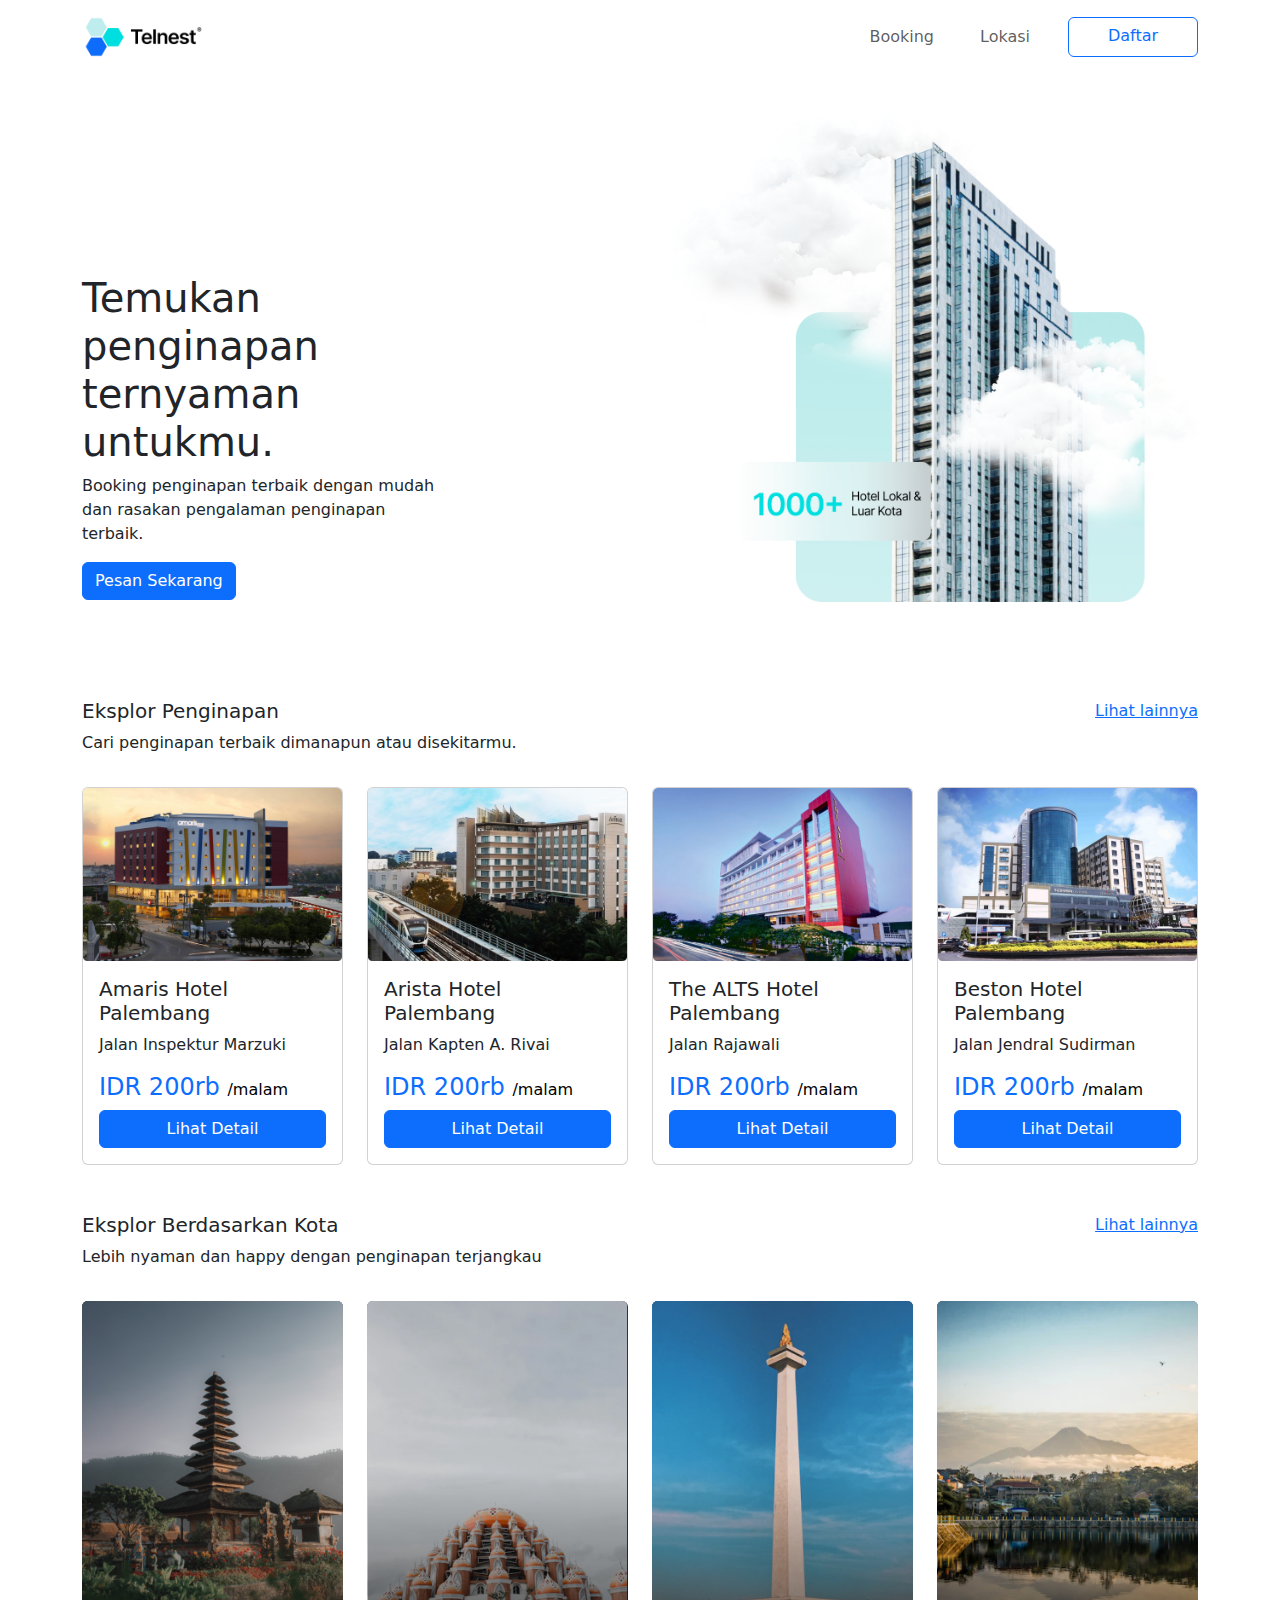
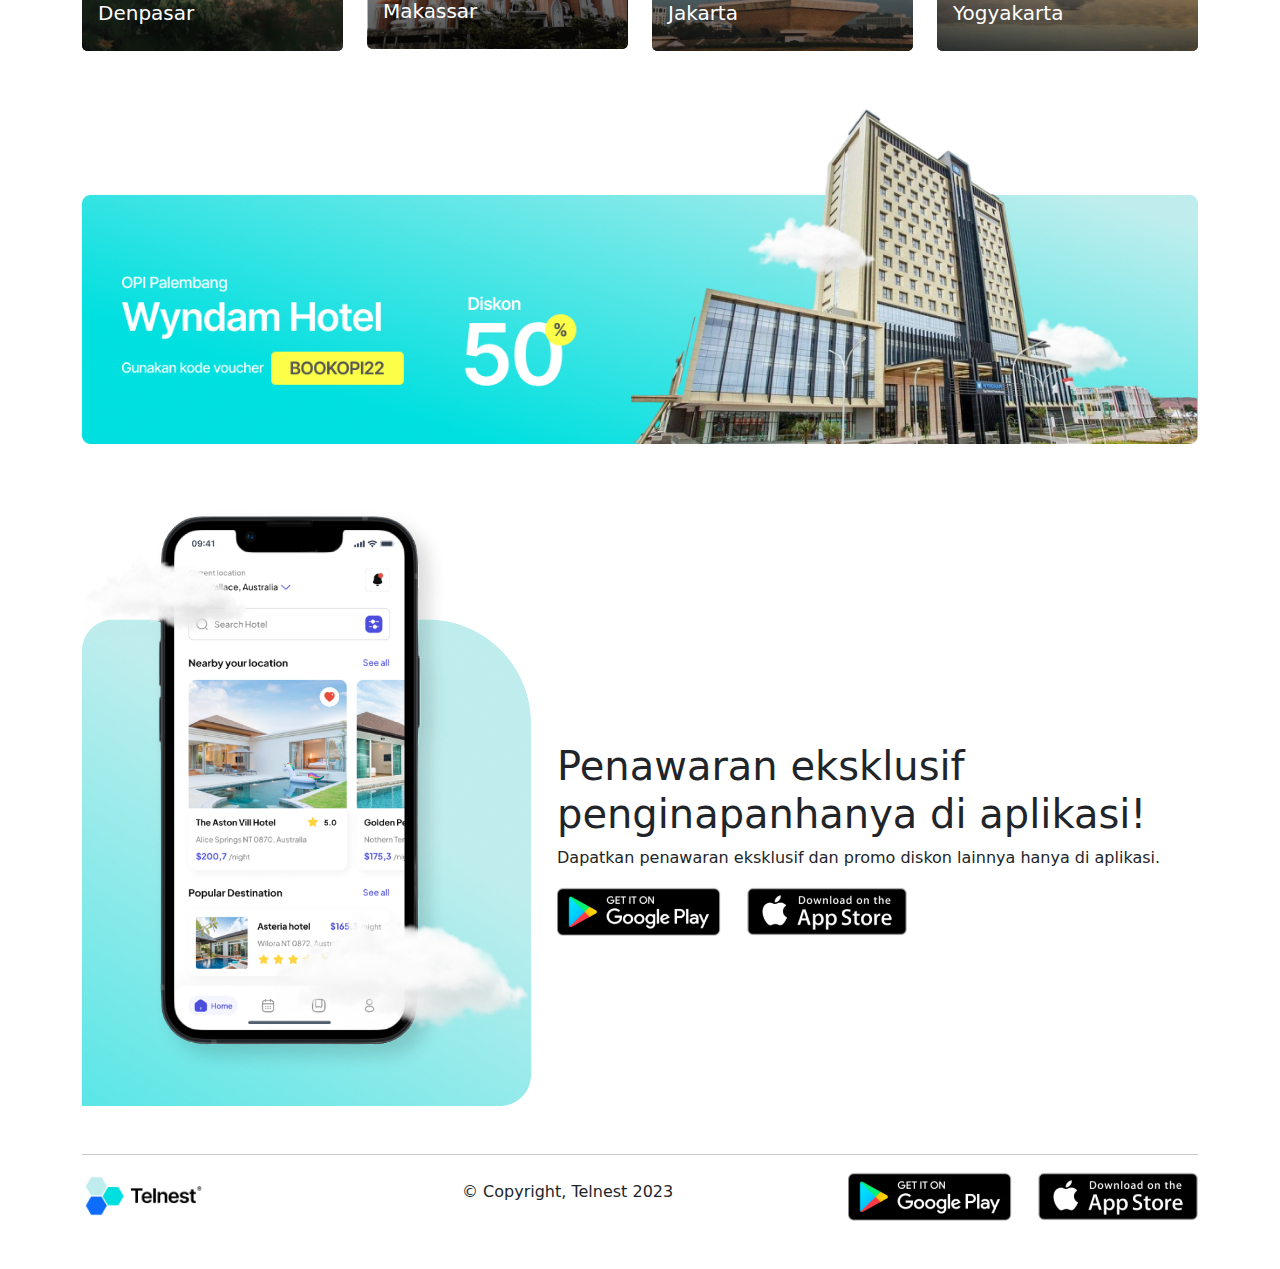
<file: index.html>
<!DOCTYPE html>
<html lang="en">

<head>
    <meta charset="UTF-8">
    <meta name="viewport" content="width=device-width, initial-scale=1.0">
    <title>Telnest - Booking Hotel</title>

    <!-- favicon -->
    <link rel="shortcut icon" href="./Aset/favicon.ico" type="image/x-icon">

    <!-- my css -->
    <link rel="stylesheet" href="./style.css">

    <!-- bootstrap css -->
    <link rel="stylesheet" href="./css/bootstrap.css">

    <!-- bootstrap js -->
    <script src="./js/bootstrap.bundle.js"></script>
</head>

<body>
    <!-- navbar -->
    <nav class="navbar navbar-expand-lg">
        <div class="container">
            <a class="navbar-brand" href="#"><img src="./Aset/logo.png" alt=""></a>
            <button class="navbar-toggler" type="button" data-bs-toggle="collapse" data-bs-target="#navbarNavAltMarkup"
                aria-controls="navbarNavAltMarkup" aria-expanded="false" aria-label="Toggle navigation">
                <span class="navbar-toggler-icon"></span>
            </button>
            <div class="collapse navbar-collapse" id="navbarNavAltMarkup">
                <div class="navbar-nav">
                    <a class="nav-link" href="./booking-page.html">Booking</a>
                    <a class="nav-link" href="./lokasi-page.html">Lokasi</a>
                    <a href="./daftar-page.html" class="btn btn-outline-primary">Daftar</a>
                </div>
            </div>
        </div>
    </nav>
    <!-- navbar -->

    <!-- hero -->
    <div id="hero">
        <div class="container">
            <div class="row">
                <div class="col-lg-4">
                    <h1>Temukan penginapan ternyaman untukmu.</h1>
                    <p>Booking penginapan terbaik dengan mudah dan rasakan pengalaman penginapan terbaik.</p>
                    <a href="./daftar-page.html" class="btn btn-primary">Pesan Sekarang</a>
                </div>
                <div class="col-lg-8 text-end">
                    <img src="./Aset/img-banner.png" alt="">
                </div>
            </div>
        </div>
    </div>
    <!-- hero -->

    <!-- hotel -->
    <div id="hotel">
        <div class="container mt-5">
            <div class="row">
                <div class="col-lg-6">
                    <h5>Eksplor Penginapan</h5>
                    <p>Cari penginapan terbaik dimanapun atau disekitarmu.</p>
                </div>
                <div class="col-lg-6">
                    <a href="./booking-page.html" class="more">Lihat lainnya</a>
                </div>
            </div>
            <div class="row mt-3">
                <div class="col-lg-3">
                    <div class="card" style="width: 100%;">
                        <img src="./Aset/hotel1.png" class="card-img-top" alt="...">
                        <div class="card-body">
                            <h5 class="card-title">Amaris Hotel Palembang</h5>
                            <p class="card-text">Jalan Inspektur Marzuki</p>
                            <h4 class="text-primary">IDR 200rb <small>/malam</small></h4>
                            <a href="./detail-page.html" class="btn btn-primary">Lihat Detail</a>
                        </div>
                    </div>
                </div>
                <div class="col-lg-3">
                    <div class="card" style="width: 100%;">
                        <img src="./Aset/hotel2.png" class="card-img-top" alt="...">
                        <div class="card-body">
                            <h5 class="card-title">Arista Hotel Palembang</h5>
                            <p class="card-text">Jalan Kapten A. Rivai</p>
                            <h4 class="text-primary">IDR 200rb <small>/malam</small></h4>
                            <a href="./detail-page.html" class="btn btn-primary">Lihat Detail</a>
                        </div>
                    </div>
                </div>
                <div class="col-lg-3">
                    <div class="card" style="width: 100%;">
                        <img src="./Aset/hotel3.png" class="card-img-top" alt="...">
                        <div class="card-body">
                            <h5 class="card-title">The ALTS Hotel Palembang</h5>
                            <p class="card-text">Jalan Rajawali</p>
                            <h4 class="text-primary">IDR 200rb <small>/malam</small></h4>
                            <a href="./detail-page.html" class="btn btn-primary">Lihat Detail</a>
                        </div>
                    </div>
                </div>
                <div class="col-lg-3">
                    <div class="card" style="width: 100%;">
                        <img src="./Aset/hotel4.png" class="card-img-top" alt="...">
                        <div class="card-body">
                            <h5 class="card-title">Beston Hotel Palembang</h5>
                            <p class="card-text">Jalan Jendral Sudirman</p>
                            <h4 class="text-primary">IDR 200rb <small>/malam</small></h4>
                            <a href="./detail-page.html" class="btn btn-primary">Lihat Detail</a>
                        </div>
                    </div>
                </div>
            </div>
        </div>
    </div>
    <!-- hotel -->

    <!-- kota -->
    <div id="kota">
        <div class="container mt-5">
            <div class="row">
                <div class="col-lg-6">
                    <h5>Eksplor Berdasarkan Kota</h5>
                    <p>Lebih nyaman dan happy dengan penginapan terjangkau</p>
                </div>
                <div class="col-lg-6">
                    <a href="./booking-page.html" class="more">Lihat lainnya</a>
                </div>
            </div>
            <div class="row mt-3">
                <div class="col-lg-3">
                    <div class="card text-bg-dark">
                        <img src="./Aset/bali.png" class="card-img" alt="...">
                        <div class="card-img-overlay">
                            <a href="./lokasi-page.html" class="card-title">
                                <h5>
                                    Denpasar
                                </h5>
                            </a>
                        </div>
                    </div>
                </div>
                <div class="col-lg-3">
                    <div class="card text-bg-dark">
                        <img src="./Aset/makassar.png" class="card-img" alt="...">
                        <div class="card-img-overlay">
                            <a href="./lokasi-page.html" class="card-title">
                                <h5>
                                    Makassar
                                </h5>
                            </a>
                        </div>
                    </div>
                </div>
                <div class="col-lg-3">
                    <div class="card text-bg-dark">
                        <img src="./Aset/jakarta.png" class="card-img" alt="...">
                        <div class="card-img-overlay">
                            <a href="./lokasi-page.html" class="card-title">
                                <h5>
                                    Jakarta
                                </h5>
                            </a>
                        </div>
                    </div>
                </div>
                <div class="col-lg-3">
                    <div class="card text-bg-dark">
                        <img src="./Aset/yogyakarta.png" class="card-img" alt="...">
                        <div class="card-img-overlay">
                            <a href="./lokasi-page.html" class="card-title">
                                <h5>
                                    Yogyakarta
                                </h5>
                            </a>
                        </div>
                    </div>
                </div>
            </div>
        </div>
    </div>
    <!-- kota -->


    <!-- promo -->
    <div id="promo">
        <div class="container mt-5">
            <div class="row">
                <div class="col">
                    <img src="./Aset/img-promo.png" alt="">
                </div>
            </div>
        </div>
    </div>
    <!-- promo -->

    <!-- artikel -->
    <div id="artikel">
        <div class="container mt-5">
            <div class="row">
                <div class="col-lg-5">
                    <img src="./Aset/img-artikel.png" alt="">
                </div>
                <div class="col-lg-7">
                    <h1>Penawaran eksklusif penginapanhanya di aplikasi!</h1>
                    <p>Dapatkan penawaran eksklusif dan promo diskon lainnya hanya di aplikasi.</p>
                    <img src="./Aset/ic-getplayapp.png" alt="" class="app-img">
                </div>
            </div>
        </div>
    </div>
    <!-- artikel -->


    <!-- footer -->
    <footer>
        <div class="container mt-5 mb-5">
            <hr>
            <div class="row">
                <div class="col-lg-4">
                    <img src="./Aset/logo.png" alt="">
                </div>
                <div class="col-lg-4">
                    <h6>&copy; Copyright, Telnest 2023</h6>
                </div>
                <div class="col-lg-4 end">
                    <img src="./Aset/ic-getplayapp.png" alt="" class="app-img">
                </div>
            </div>
        </div>
    </footer>
    <!-- footer -->


</body>

</html>
</file>
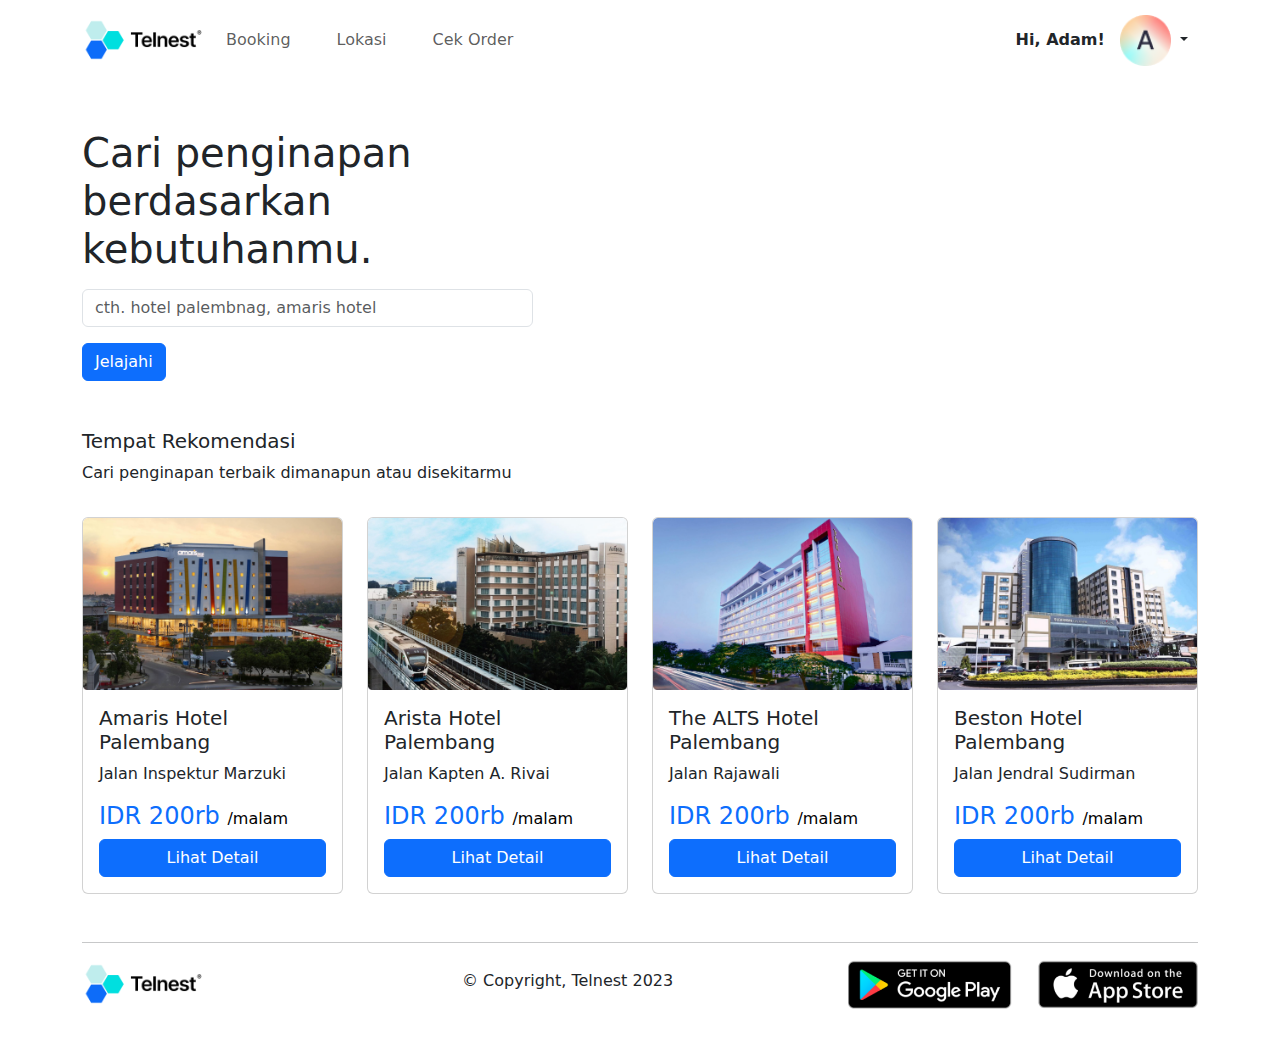
<file: booking-page.html>
<!DOCTYPE html>
<html lang="en">

<head>
    <meta charset="UTF-8">
    <meta name="viewport" content="width=device-width, initial-scale=1.0">
    <title>Booking Hotel</title>

    <!-- favicon -->
    <link rel="shortcut icon" href="./Aset/favicon.ico" type="image/x-icon">

    <!-- my css -->
    <link rel="stylesheet" href="./style.css">

    <!-- bootstrap css -->
    <link rel="stylesheet" href="./css/bootstrap.css">

    <!-- bootstrap js -->
    <script src="./js/bootstrap.bundle.js"></script>

</head>

<body>
    <!-- navbar -->
    <div id="logged">
        <nav class="navbar navbar-expand-lg">
            <div class="container">
                <a class="navbar-brand" href="#"><img src="./Aset/logo.png" alt=""></a>
                <button class="navbar-toggler" type="button" data-bs-toggle="collapse"
                    data-bs-target="#navbarNavAltMarkup" aria-controls="navbarNavAltMarkup" aria-expanded="false"
                    aria-label="Toggle navigation">
                    <span class="navbar-toggler-icon"></span>
                </button>
                <div class="collapse navbar-collapse" id="navbarNavAltMarkup">
                    <div class="navbar-nav">
                        <a class="nav-link" href="./booking-page.html">Booking</a>
                        <a class="nav-link" href="./lokasi-page.html">Lokasi</a>
                        <a class="nav-link" href="./cek-page.html">Cek Order</a>
                    </div>
                    <div class="dropdown">
                        <button class="btn  dropdown-toggle" type="button" data-bs-toggle="dropdown"
                            aria-expanded="false">
                            <b>Hi, Adam!</b> <img src="./Aset/ic-profil.png" alt="">
                        </button>
                        <ul class="dropdown-menu">
                            <li><a class="dropdown-item" href="./index.html">Log Out</a></li>
                        </ul>
                    </div>
                </div>
            </div>
        </nav>
    </div>
    <!-- navbar -->

    <!-- search form -->
    <div id="cari-hotel">
        <div class="container mt-5">
            <div class="row">
                <div class="col-lg-5">
                    <h1>Cari penginapan berdasarkan kebutuhanmu.</h1>
                    <form action="">
                        <input type="text" class="form-control mt-3" placeholder="cth. hotel palembnag, amaris hotel">
                        <input type="submit" value="Jelajahi" class="btn btn-primary mt-3">
                    </form>
                </div>
            </div>
        </div>
    </div>
    <!-- search form -->

    <!-- rekomendasi -->
    <div id="rekomendasi">
        <div class="container mt-5">
            <div class="row">
                <div class="col">
                    <h5>Tempat Rekomendasi</h5>
                    <p>Cari penginapan terbaik dimanapun atau disekitarmu</p>
                </div>
            </div>
            <div class="row mt-3">
                <div class="col-lg-3">
                    <div class="card" style="width: 100%;">
                        <img src="./Aset/hotel1.png" class="card-img-top" alt="...">
                        <div class="card-body">
                            <h5 class="card-title">Amaris Hotel Palembang</h5>
                            <p class="card-text">Jalan Inspektur Marzuki</p>
                            <h4 class="text-primary">IDR 200rb <small>/malam</small></h4>
                            <a href="./detail-page.html" class="btn btn-primary">Lihat Detail</a>
                        </div>
                    </div>
                </div>
                <div class="col-lg-3">
                    <div class="card" style="width: 100%;">
                        <img src="./Aset/hotel2.png" class="card-img-top" alt="...">
                        <div class="card-body">
                            <h5 class="card-title">Arista Hotel Palembang</h5>
                            <p class="card-text">Jalan Kapten A. Rivai</p>
                            <h4 class="text-primary">IDR 200rb <small>/malam</small></h4>
                            <a href="./detail-page.html" class="btn btn-primary">Lihat Detail</a>
                        </div>
                    </div>
                </div>
                <div class="col-lg-3">
                    <div class="card" style="width: 100%;">
                        <img src="./Aset/hotel3.png" class="card-img-top" alt="...">
                        <div class="card-body">
                            <h5 class="card-title">The ALTS Hotel Palembang</h5>
                            <p class="card-text">Jalan Rajawali</p>
                            <h4 class="text-primary">IDR 200rb <small>/malam</small></h4>
                            <a href="./detail-page.html" class="btn btn-primary">Lihat Detail</a>
                        </div>
                    </div>
                </div>
                <div class="col-lg-3">
                    <div class="card" style="width: 100%;">
                        <img src="./Aset/hotel4.png" class="card-img-top" alt="...">
                        <div class="card-body">
                            <h5 class="card-title">Beston Hotel Palembang</h5>
                            <p class="card-text">Jalan Jendral Sudirman</p>
                            <h4 class="text-primary">IDR 200rb <small>/malam</small></h4>
                            <a href="./detail-page.html" class="btn btn-primary">Lihat Detail</a>
                        </div>
                    </div>
                </div>
            </div>
        </div>
    </div>

    <!-- rekomendasi -->

    <!-- footer -->
    <footer>
        <div class="container mt-5 mb-5">
            <hr>
            <div class="row">
                <div class="col-lg-4">
                    <img src="./Aset/logo.png" alt="">
                </div>
                <div class="col-lg-4">
                    <h6>&copy; Copyright, Telnest 2023</h6>
                </div>
                <div class="col-lg-4 end">
                    <img src="./Aset/ic-getplayapp.png" alt="" class="app-img">
                </div>
            </div>
        </div>
    </footer>
    <!-- footer -->

</body>

</html>
</file>
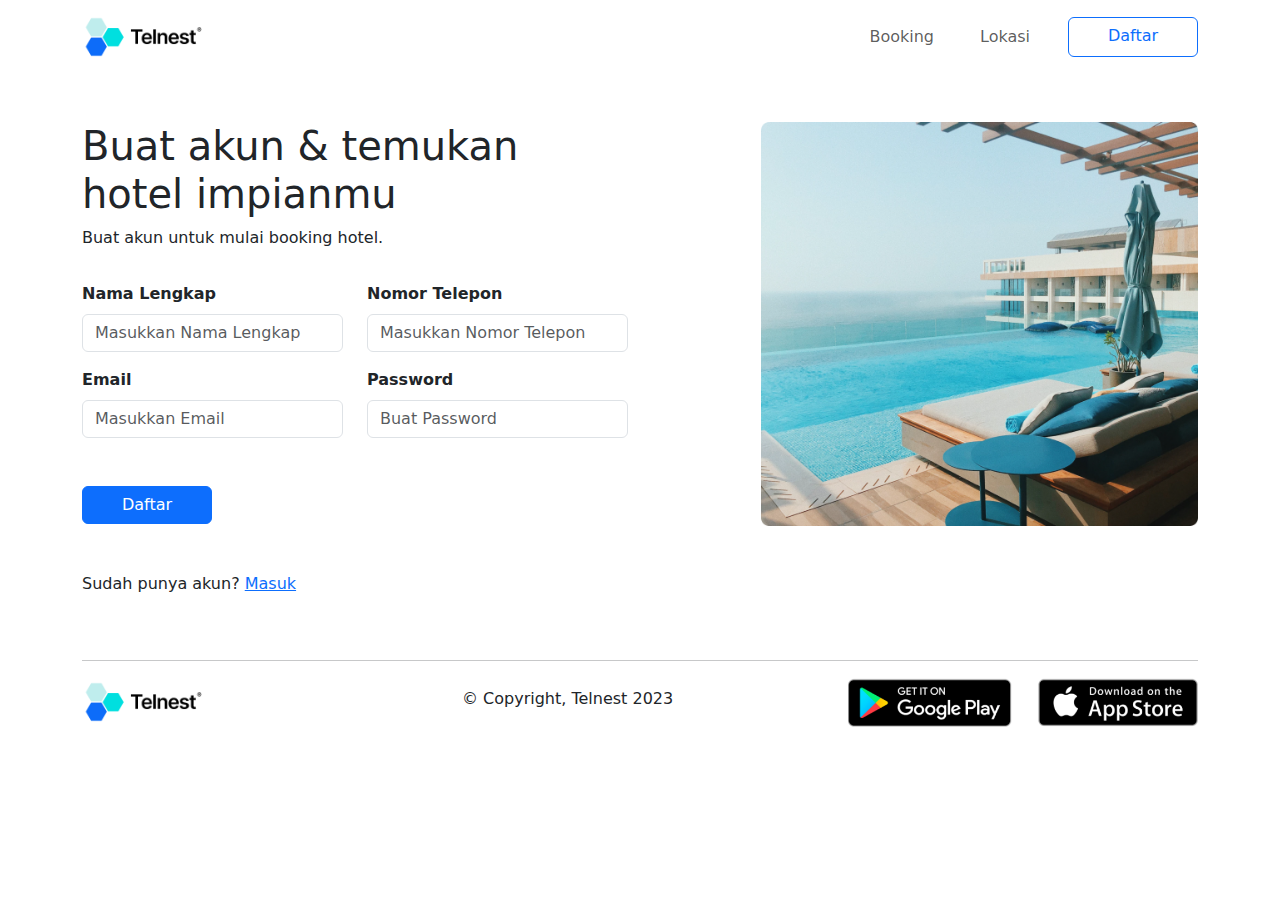
<file: daftar-page.html>
<!DOCTYPE html>
<html lang="en">

<head>
    <meta charset="UTF-8">
    <meta name="viewport" content="width=device-width, initial-scale=1.0">
    <title>Daftar Akun</title>

    <!-- favicon -->
    <link rel="shortcut icon" href="./Aset/favicon.ico" type="image/x-icon">

    <!-- my css -->
    <link rel="stylesheet" href="./style.css">

    <!-- bootstrap css -->
    <link rel="stylesheet" href="./css/bootstrap.css">

    <!-- bootstrap js -->
    <script src="./js/bootstrap.bundle.js"></script>

</head>

<body>
    <!-- navbar -->
    <nav class="navbar navbar-expand-lg">
        <div class="container">
            <a class="navbar-brand" href="#"><img src="./Aset/logo.png" alt=""></a>
            <button class="navbar-toggler" type="button" data-bs-toggle="collapse" data-bs-target="#navbarNavAltMarkup"
                aria-controls="navbarNavAltMarkup" aria-expanded="false" aria-label="Toggle navigation">
                <span class="navbar-toggler-icon"></span>
            </button>
            <div class="collapse navbar-collapse" id="navbarNavAltMarkup">
                <div class="navbar-nav">
                    <a class="nav-link" href="./booking-page.html">Booking</a>
                    <a class="nav-link" href="./lokasi-page.html">Lokasi</a>
                    <a href="./daftar-page.html" class="btn btn-outline-primary">Daftar</a>
                </div>
            </div>
        </div>
    </nav>
    <!-- navbar -->


    <!-- daftar -->
    <div id="daftar">
        <div class="container mt-5">
            <div class="row">
                <div class="col-lg-6">
                    <h1>Buat akun & temukan hotel impianmu</h1>
                    <p>Buat akun untuk mulai booking hotel.</p>

                    <!-- form daftar -->
                    <form action="">
                        <div class="row">
                            <div class="col-lg-6">
                                <label for="nama-lengkap" class="mt-3"><b>Nama Lengkap</b></label>
                                <input type="text" class="form-control mt-2" placeholder="Masukkan Nama Lengkap">
                            </div>
                            <div class="col-lg-6">
                                <label for="nomor-telepon" class="mt-3"><b>Nomor Telepon</b></label>
                                <input type="text" class="form-control mt-2" placeholder="Masukkan Nomor Telepon">
                            </div>
                        </div>
                        <div class="row">
                            <div class="col-lg-6">
                                <label for="email" class="mt-3"><b>Email</b></label>
                                <input type="text" class="form-control mt-2" placeholder="Masukkan Email">
                            </div>
                            <div class="col-lg-6">
                                <label for="password" class="mt-3"><b>Password</b></label>
                                <input type="password" class="form-control mt-2" placeholder="Buat Password">
                            </div>
                        </div>
                        <a href="./login-page.html" class="btn btn-primary mt-5">Daftar</a>
                        <p class="mt-5">Sudah punya akun? <a href="./login-page.html">Masuk</a></p>
    
                    </form>

                    <!-- form daftar -->



                </div>
                <div class="col-lg-6 text-end">
                    <img src="./Aset/img-daftar.png" alt="">
                </div>
            </div>
        </div>
    </div>
    <!-- daftar -->

     <!-- footer -->
     <footer>
        <div class="container mt-5 mb-5">
            <hr>
            <div class="row">
                <div class="col-lg-4">
                    <img src="./Aset/logo.png" alt="">
                </div>
                <div class="col-lg-4">
                    <h6>&copy; Copyright, Telnest 2023</h6>
                </div>
                <div class="col-lg-4 end">
                    <img src="./Aset/ic-getplayapp.png" alt="" class="app-img">
                </div>
            </div>
        </div>
    </footer>
    <!-- footer -->

</body>

</html>
</file>
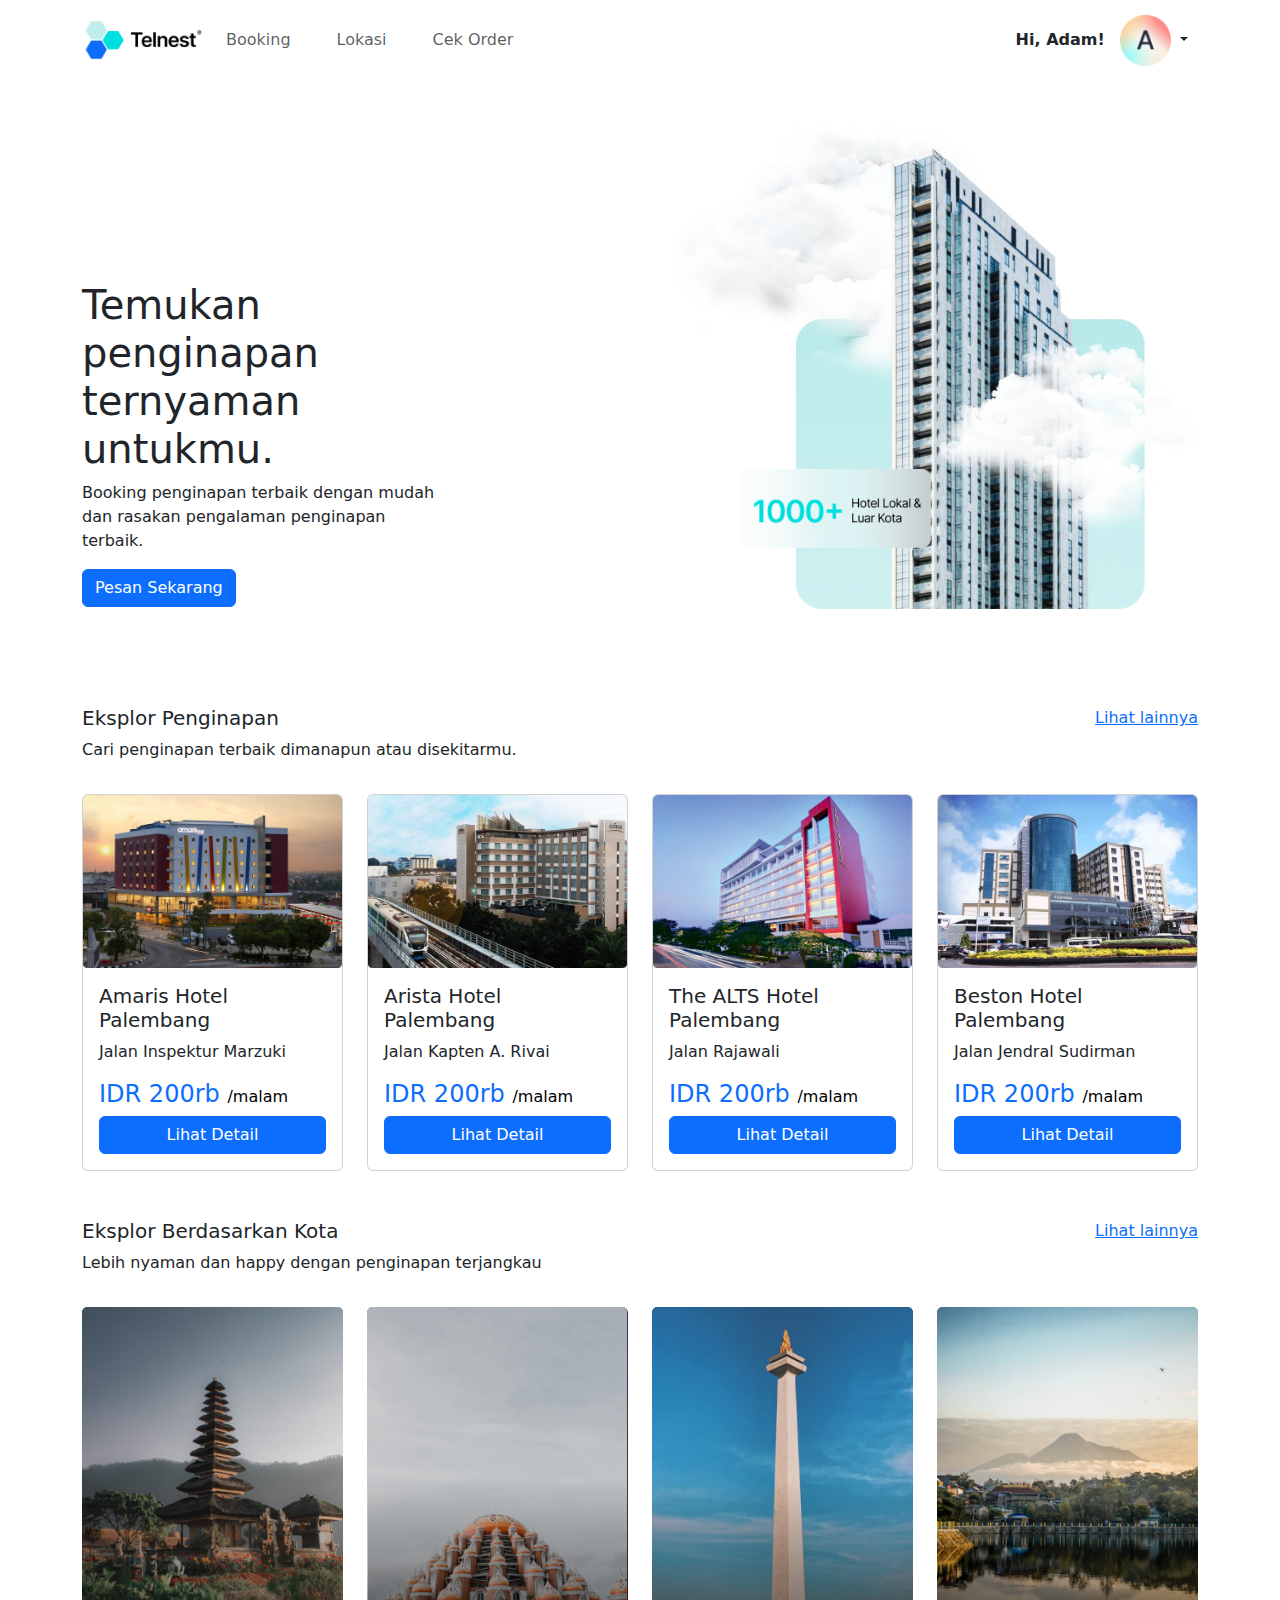
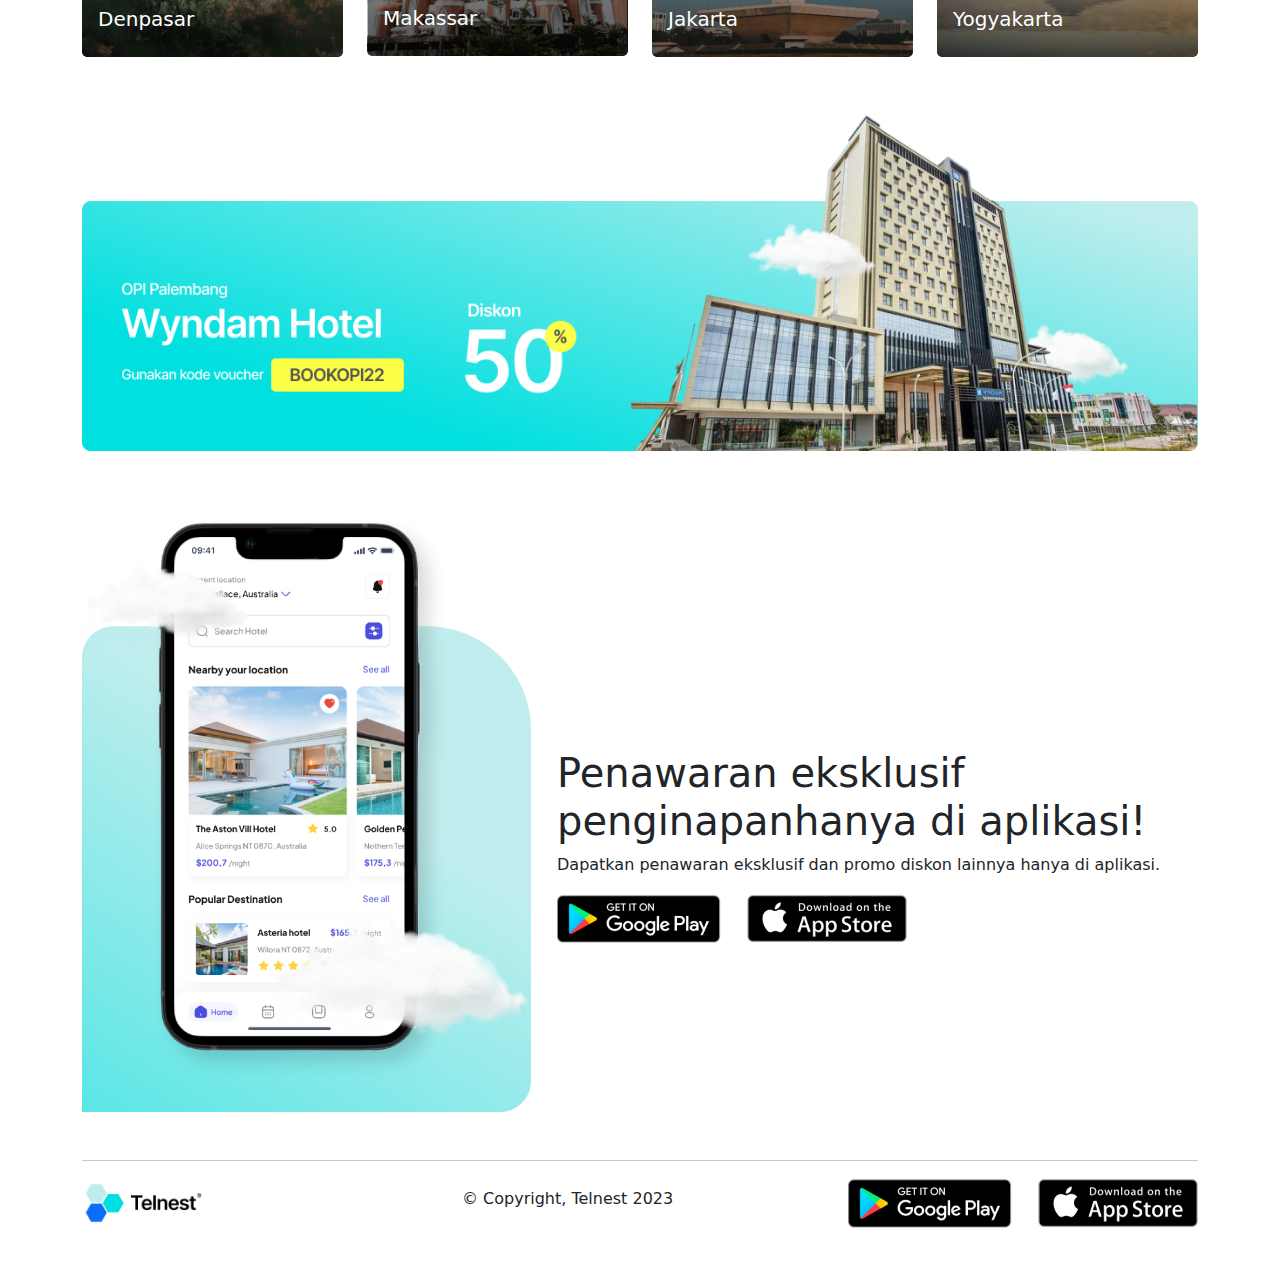
<file: logged-page.html>
<!DOCTYPE html>
<html lang="en">

<head>
    <meta charset="UTF-8">
    <meta name="viewport" content="width=device-width, initial-scale=1.0">
    <title>Telnest - Booking Hotel</title>

    <!-- favicon -->
    <link rel="shortcut icon" href="./Aset/favicon.ico" type="image/x-icon">

    <!-- my css -->
    <link rel="stylesheet" href="./style.css">

    <!-- bootstrap css -->
    <link rel="stylesheet" href="./css/bootstrap.css">

    <!-- bootstrap js -->
    <script src="./js/bootstrap.bundle.js"></script>
</head>

<body>
    <!-- navbar -->
    <div id="logged">
        <nav class="navbar navbar-expand-lg">
            <div class="container">
                <a class="navbar-brand" href="#"><img src="./Aset/logo.png" alt=""></a>
                <button class="navbar-toggler" type="button" data-bs-toggle="collapse"
                    data-bs-target="#navbarNavAltMarkup" aria-controls="navbarNavAltMarkup" aria-expanded="false"
                    aria-label="Toggle navigation">
                    <span class="navbar-toggler-icon"></span>
                </button>
                <div class="collapse navbar-collapse" id="navbarNavAltMarkup">
                    <div class="navbar-nav">
                        <a class="nav-link" href="./booking-page.html">Booking</a>
                        <a class="nav-link" href="./lokasi-page.html">Lokasi</a>
                        <a class="nav-link" href="./cek-page.html">Cek Order</a>
                    </div>
                    <div class="dropdown">
                        <button class="btn  dropdown-toggle" type="button" data-bs-toggle="dropdown"
                            aria-expanded="false">
                            <b>Hi, Adam!</b> <img src="./Aset/ic-profil.png" alt="">
                        </button>
                        <ul class="dropdown-menu">
                            <li><a class="dropdown-item" href="./index.html">Log Out</a></li>
                        </ul>
                    </div>
                </div>
            </div>
        </nav>
    </div>
    <!-- navbar -->

    <!-- hero -->
    <div id="hero">
        <div class="container">
            <div class="row">
                <div class="col-lg-4">
                    <h1>Temukan penginapan ternyaman untukmu.</h1>
                    <p>Booking penginapan terbaik dengan mudah dan rasakan pengalaman penginapan terbaik.</p>
                    <a href="./daftar-page.html" class="btn btn-primary">Pesan Sekarang</a>
                </div>
                <div class="col-lg-8 text-end">
                    <img src="./Aset/img-banner.png" alt="">
                </div>
            </div>
        </div>
    </div>
    <!-- hero -->

    <!-- hotel -->
    <div id="hotel">
        <div class="container mt-5">
            <div class="row">
                <div class="col-lg-6">
                    <h5>Eksplor Penginapan</h5>
                    <p>Cari penginapan terbaik dimanapun atau disekitarmu.</p>
                </div>
                <div class="col-lg-6">
                    <a href="./booking-page.html" class="more">Lihat lainnya</a>
                </div>
            </div>
            <div class="row mt-3">
                <div class="col-lg-3">
                    <div class="card" style="width: 100%;">
                        <img src="./Aset/hotel1.png" class="card-img-top" alt="...">
                        <div class="card-body">
                            <h5 class="card-title">Amaris Hotel Palembang</h5>
                            <p class="card-text">Jalan Inspektur Marzuki</p>
                            <h4 class="text-primary">IDR 200rb <small>/malam</small></h4>
                            <a href="./detail-page.html" class="btn btn-primary">Lihat Detail</a>
                        </div>
                    </div>
                </div>
                <div class="col-lg-3">
                    <div class="card" style="width: 100%;">
                        <img src="./Aset/hotel2.png" class="card-img-top" alt="...">
                        <div class="card-body">
                            <h5 class="card-title">Arista Hotel Palembang</h5>
                            <p class="card-text">Jalan Kapten A. Rivai</p>
                            <h4 class="text-primary">IDR 200rb <small>/malam</small></h4>
                            <a href="./detail-page.html" class="btn btn-primary">Lihat Detail</a>
                        </div>
                    </div>
                </div>
                <div class="col-lg-3">
                    <div class="card" style="width: 100%;">
                        <img src="./Aset/hotel3.png" class="card-img-top" alt="...">
                        <div class="card-body">
                            <h5 class="card-title">The ALTS Hotel Palembang</h5>
                            <p class="card-text">Jalan Rajawali</p>
                            <h4 class="text-primary">IDR 200rb <small>/malam</small></h4>
                            <a href="./detail-page.html" class="btn btn-primary">Lihat Detail</a>
                        </div>
                    </div>
                </div>
                <div class="col-lg-3">
                    <div class="card" style="width: 100%;">
                        <img src="./Aset/hotel4.png" class="card-img-top" alt="...">
                        <div class="card-body">
                            <h5 class="card-title">Beston Hotel Palembang</h5>
                            <p class="card-text">Jalan Jendral Sudirman</p>
                            <h4 class="text-primary">IDR 200rb <small>/malam</small></h4>
                            <a href="./detail-page.html" class="btn btn-primary">Lihat Detail</a>
                        </div>
                    </div>
                </div>
            </div>
        </div>
    </div>
    <!-- hotel -->

    <!-- kota -->
    <div id="kota">
        <div class="container mt-5">
            <div class="row">
                <div class="col-lg-6">
                    <h5>Eksplor Berdasarkan Kota</h5>
                    <p>Lebih nyaman dan happy dengan penginapan terjangkau</p>
                </div>
                <div class="col-lg-6">
                    <a href="./booking-page.html" class="more">Lihat lainnya</a>
                </div>
            </div>
            <div class="row mt-3">
                <div class="col-lg-3">
                    <div class="card text-bg-dark">
                        <img src="./Aset/bali.png" class="card-img" alt="...">
                        <div class="card-img-overlay">
                            <a href="./lokasi-page.html" class="card-title">
                                <h5>
                                    Denpasar
                                </h5>
                            </a>
                        </div>
                    </div>
                </div>
                <div class="col-lg-3">
                    <div class="card text-bg-dark">
                        <img src="./Aset/makassar.png" class="card-img" alt="...">
                        <div class="card-img-overlay">
                            <a href="./lokasi-page.html" class="card-title">
                                <h5>
                                    Makassar
                                </h5>
                            </a>
                        </div>
                    </div>
                </div>
                <div class="col-lg-3">
                    <div class="card text-bg-dark">
                        <img src="./Aset/jakarta.png" class="card-img" alt="...">
                        <div class="card-img-overlay">
                            <a href="./lokasi-page.html" class="card-title">
                                <h5>
                                    Jakarta
                                </h5>
                            </a>
                        </div>
                    </div>
                </div>
                <div class="col-lg-3">
                    <div class="card text-bg-dark">
                        <img src="./Aset/yogyakarta.png" class="card-img" alt="...">
                        <div class="card-img-overlay">
                            <a href="./lokasi-page.html" class="card-title">
                                <h5>
                                    Yogyakarta
                                </h5>
                            </a>
                        </div>
                    </div>
                </div>
            </div>
        </div>
    </div>
    <!-- kota -->


    <!-- promo -->
    <div id="promo">
        <div class="container mt-5">
            <div class="row">
                <div class="col">
                    <img src="./Aset/img-promo.png" alt="">
                </div>
            </div>
        </div>
    </div>
    <!-- promo -->

    <!-- artikel -->
    <div id="artikel">
        <div class="container mt-5">
            <div class="row">
                <div class="col-lg-5">
                    <img src="./Aset/img-artikel.png" alt="">
                </div>
                <div class="col-lg-7">
                    <h1>Penawaran eksklusif penginapanhanya di aplikasi!</h1>
                    <p>Dapatkan penawaran eksklusif dan promo diskon lainnya hanya di aplikasi.</p>
                    <img src="./Aset/ic-getplayapp.png" alt="" class="app-img">
                </div>
            </div>
        </div>
    </div>
    <!-- artikel -->


    <!-- footer -->
    <footer>
        <div class="container mt-5 mb-5">
            <hr>
            <div class="row">
                <div class="col-lg-4">
                    <img src="./Aset/logo.png" alt="">
                </div>
                <div class="col-lg-4">
                    <h6>&copy; Copyright, Telnest 2023</h6>
                </div>
                <div class="col-lg-4 end">
                    <img src="./Aset/ic-getplayapp.png" alt="" class="app-img">
                </div>
            </div>
        </div>
    </footer>
    <!-- footer -->


</body>

</html>
</file>
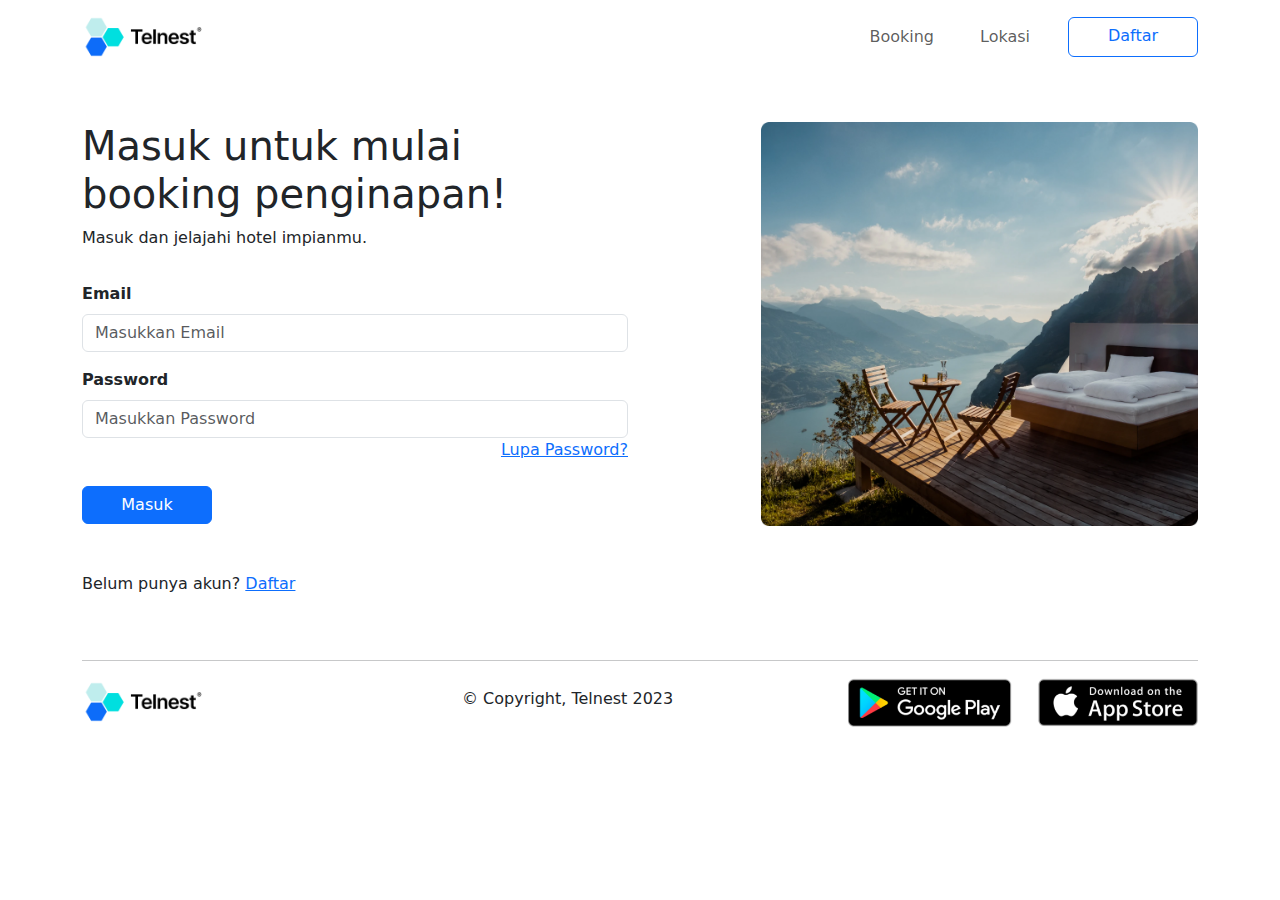
<file: login-page.html>
<!DOCTYPE html>
<html lang="en">

<head>
    <meta charset="UTF-8">
    <meta name="viewport" content="width=device-width, initial-scale=1.0">
    <title>Masuk Akun</title>

    <!-- favicon -->
    <link rel="shortcut icon" href="./Aset/favicon.ico" type="image/x-icon">

    <!-- my css -->
    <link rel="stylesheet" href="./style.css">

    <!-- bootstrap css -->
    <link rel="stylesheet" href="./css/bootstrap.css">

    <!-- bootstrap js -->
    <script src="./js/bootstrap.bundle.js"></script>

</head>

<body>
    <!-- navbar -->
    <nav class="navbar navbar-expand-lg">
        <div class="container">
            <a class="navbar-brand" href="#"><img src="./Aset/logo.png" alt=""></a>
            <button class="navbar-toggler" type="button" data-bs-toggle="collapse" data-bs-target="#navbarNavAltMarkup"
                aria-controls="navbarNavAltMarkup" aria-expanded="false" aria-label="Toggle navigation">
                <span class="navbar-toggler-icon"></span>
            </button>
            <div class="collapse navbar-collapse" id="navbarNavAltMarkup">
                <div class="navbar-nav">
                    <a class="nav-link" href="./booking-page.html">Booking</a>
                    <a class="nav-link" href="./lokasi-page.html">Lokasi</a>
                    <a href="./daftar-page.html" class="btn btn-outline-primary">Daftar</a>
                </div>
            </div>
        </div>
    </nav>
    <!-- navbar -->


    <!-- login -->
    <div id="login">
        <div class="container mt-5">
            <div class="row">
                <div class="col-lg-6">
                    <h1>Masuk untuk mulai booking penginapan!</h1>
                    <p>Masuk dan jelajahi hotel impianmu.</p>

                    <!-- form login -->
                    <form action="">
                        <label for="email" class="mt-3"> <b>Email</b></label>
                        <input type="text" class="form-control mt-2" placeholder="Masukkan Email">
                        <label for="password" class="mt-3"> <b>Password</b></label>
                        <input type="password" class="form-control mt-2" placeholder="Masukkan Password">
                        <a href="#" class="d-flex justify-content-end">Lupa Password?</a>
                        <a href="./logged-page.html" class="btn btn-primary mt-4">Masuk</a>
                        <p class="mt-5">Belum punya akun? <a href="./daftar-page.html">Daftar</a></p>

                    </form>

                    <!-- form login -->



                </div>
                <div class="col-lg-6 text-end">
                    <img src="./Aset/img-masuk.png" alt="">
                </div>
            </div>
        </div>
    </div>
    <!-- login -->

    <!-- footer -->
    <footer>
        <div class="container mt-5 mb-5">
            <hr>
            <div class="row">
                <div class="col-lg-4">
                    <img src="./Aset/logo.png" alt="">
                </div>
                <div class="col-lg-4">
                    <h6>&copy; Copyright, Telnest 2023</h6>
                </div>
                <div class="col-lg-4 end">
                    <img src="./Aset/ic-getplayapp.png" alt="" class="app-img">
                </div>
            </div>
        </div>
    </footer>
    <!-- footer -->

</body>

</html>
</file>
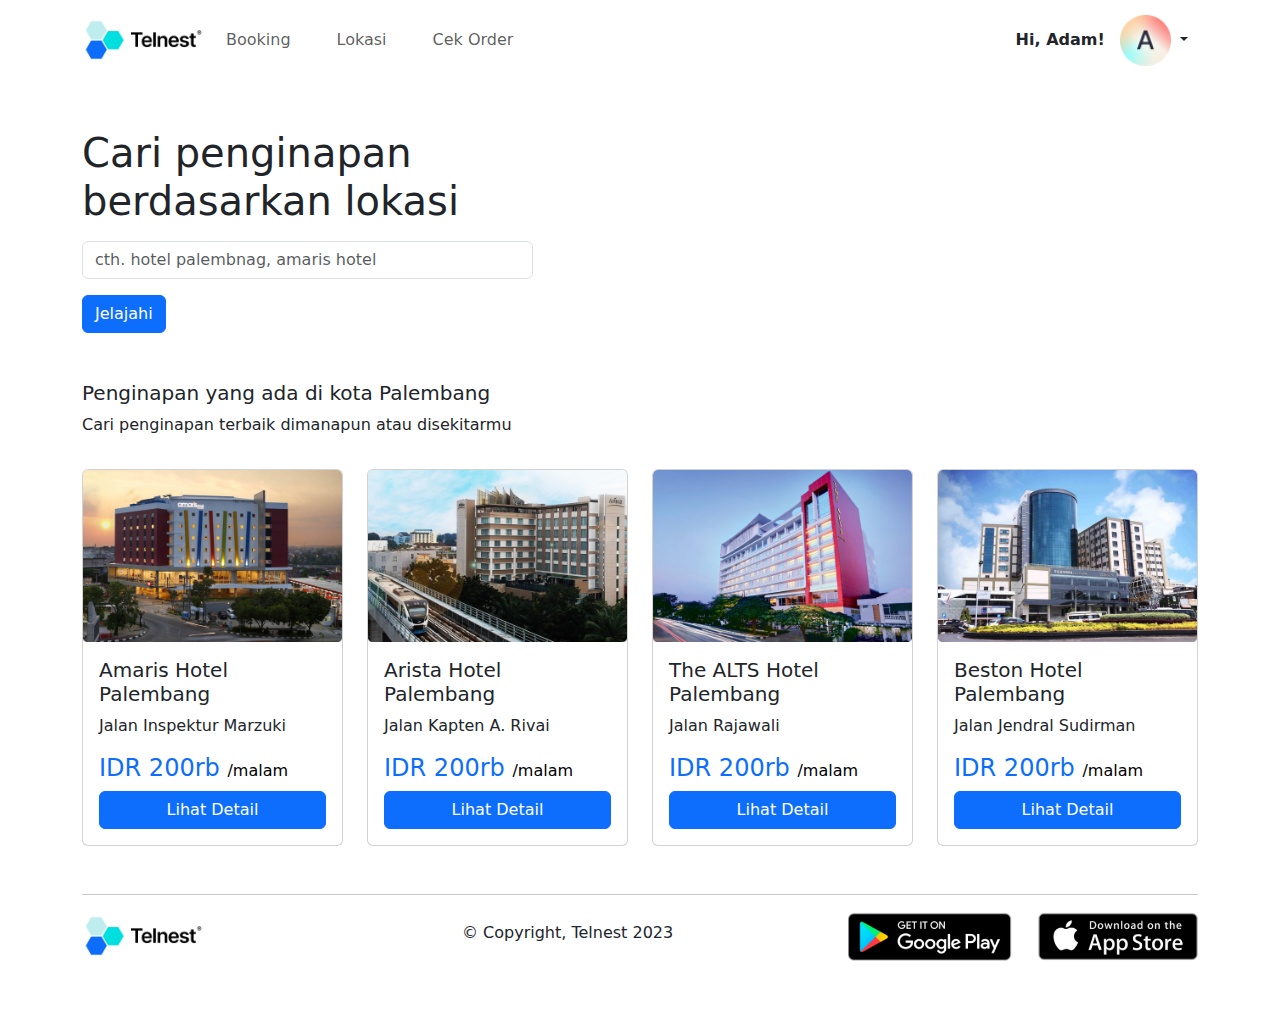
<file: lokasi-page.html>
<!DOCTYPE html>
<html lang="en">
<head>
    <meta charset="UTF-8">
    <meta name="viewport" content="width=device-width, initial-scale=1.0">
    <title>Cari Berdasarkan Lokasi</title>

      <!-- favicon -->
      <link rel="shortcut icon" href="./Aset/favicon.ico" type="image/x-icon">

      <!-- my css -->
      <link rel="stylesheet" href="./style.css">
  
      <!-- bootstrap css -->
      <link rel="stylesheet" href="./css/bootstrap.css">
  
      <!-- bootstrap js -->
      <script src="./js/bootstrap.bundle.js"></script>

</head>
<body>
        <!-- navbar -->
    <div id="logged">
        <nav class="navbar navbar-expand-lg">
            <div class="container">
                <a class="navbar-brand" href="#"><img src="./Aset/logo.png" alt=""></a>
                <button class="navbar-toggler" type="button" data-bs-toggle="collapse"
                    data-bs-target="#navbarNavAltMarkup" aria-controls="navbarNavAltMarkup" aria-expanded="false"
                    aria-label="Toggle navigation">
                    <span class="navbar-toggler-icon"></span>
                </button>
                <div class="collapse navbar-collapse" id="navbarNavAltMarkup">
                    <div class="navbar-nav">
                        <a class="nav-link" href="./booking-page.html">Booking</a>
                        <a class="nav-link" href="./lokasi-page.html">Lokasi</a>
                        <a class="nav-link" href="./check-page.html">Cek Order</a>
                    </div>
                    <div class="dropdown">
                        <button class="btn  dropdown-toggle" type="button" data-bs-toggle="dropdown"
                            aria-expanded="false">
                            <b>Hi, Adam!</b> <img src="./Aset/ic-profil.png" alt="">
                        </button>
                        <ul class="dropdown-menu">
                            <li><a class="dropdown-item" href="./index.html">Log Out</a></li>
                        </ul>
                    </div>
                </div>
            </div>
        </nav>
    </div>
    <!-- navbar -->

    <!-- search form -->
    <div id="cari-hotel">
        <div class="container mt-5">
            <div class="row">
                <div class="col-lg-5">
                    <h1>Cari penginapan berdasarkan lokasi</h1>
                    <form action="">
                        <input type="text" class="form-control mt-3" placeholder="cth. hotel palembnag, amaris hotel">
                        <input type="submit" value="Jelajahi" class="btn btn-primary mt-3">
                    </form>
                </div>
            </div>
        </div>
    </div>
    <!-- search form -->

    <!-- rekomendasi -->
    <div id="rekomendasi">
        <div class="container mt-5">
            <div class="row">
                <div class="col">
                    <h5>Penginapan yang ada di kota Palembang</h5>
                    <p>Cari penginapan terbaik dimanapun atau disekitarmu</p>
                </div>
            </div>
            <div class="row mt-3">
                <div class="col-lg-3">
                    <div class="card" style="width: 100%;">
                        <img src="./Aset/hotel1.png" class="card-img-top" alt="...">
                        <div class="card-body">
                            <h5 class="card-title">Amaris Hotel Palembang</h5>
                            <p class="card-text">Jalan Inspektur Marzuki</p>
                            <h4 class="text-primary">IDR 200rb <small>/malam</small></h4>
                            <a href="./detail-page.html" class="btn btn-primary">Lihat Detail</a>
                        </div>
                    </div>
                </div>
                <div class="col-lg-3">
                    <div class="card" style="width: 100%;">
                        <img src="./Aset/hotel2.png" class="card-img-top" alt="...">
                        <div class="card-body">
                            <h5 class="card-title">Arista Hotel Palembang</h5>
                            <p class="card-text">Jalan Kapten A. Rivai</p>
                            <h4 class="text-primary">IDR 200rb <small>/malam</small></h4>
                            <a href="./detail-page.html" class="btn btn-primary">Lihat Detail</a>
                        </div>
                    </div>
                </div>
                <div class="col-lg-3">
                    <div class="card" style="width: 100%;">
                        <img src="./Aset/hotel3.png" class="card-img-top" alt="...">
                        <div class="card-body">
                            <h5 class="card-title">The ALTS Hotel Palembang</h5>
                            <p class="card-text">Jalan Rajawali</p>
                            <h4 class="text-primary">IDR 200rb <small>/malam</small></h4>
                            <a href="./detail-page.html" class="btn btn-primary">Lihat Detail</a>
                        </div>
                    </div>
                </div>
                <div class="col-lg-3">
                    <div class="card" style="width: 100%;">
                        <img src="./Aset/hotel4.png" class="card-img-top" alt="...">
                        <div class="card-body">
                            <h5 class="card-title">Beston Hotel Palembang</h5>
                            <p class="card-text">Jalan Jendral Sudirman</p>
                            <h4 class="text-primary">IDR 200rb <small>/malam</small></h4>
                            <a href="./detail-page.html" class="btn btn-primary">Lihat Detail</a>
                        </div>
                    </div>
                </div>
            </div>
        </div>
    </div>

    <!-- rekomendasi -->

     <!-- footer -->
     <footer>
        <div class="container mt-5 mb-5">
            <hr>
            <div class="row">
                <div class="col-lg-4">
                    <img src="./Aset/logo.png" alt="">
                </div>
                <div class="col-lg-4">
                    <h6>&copy; Copyright, Telnest 2023</h6>
                </div>
                <div class="col-lg-4 end">
                    <img src="./Aset/ic-getplayapp.png" alt="" class="app-img">
                </div>
            </div>
        </div>
    </footer>
    <!-- footer --> 

</body>
</html>
</file>
<file: style.css>
/* navbar */
.navbar .navbar-brand img {
  width: 120px;
}

.navbar .navbar-nav {
  margin-left: auto;
}

.navbar .nav-link {
  margin-right: 30px;
}
.navbar .navbar-nav .btn {
  width: 130px;
}
/* navbar */

/* navbar-logged */
#logged .navbar-nav {
  margin-left: 0;
}
#logged .dropdown {
  border: none;
  margin-left: auto;
}
#logged .dropdown img {
  width: 30%;
  margin-left: 10px;
}
/* navbar-logged */

/* hero */
#hero h1 {
  margin-top: 200px;
}
#hero img {
  width: 75%;
}

/* hotel */

#hotel .more {
  display: flex;
  justify-content: end;
}
#hotel .card .btn {
  width: 100%;
}
#hotel .card small {
  color: black;
  font-weight: 400;
  font-size: 16px;
}

/* hotel */

/* kota */
#kota .more {
  display: flex;
  justify-content: end;
}

#kota .card {
  border: none;
}

#kota .card .card-title {
  text-decoration: none;
  position: absolute;
  bottom: 10px;
}
/* kota */

/* promo */
#promo img {
  width: 100%;
}
/* promo */

/* artikel */
#artikel img {
  width: 100%;
}
#artikel .app-img {
  width: 350px;
}
#artikel h1 {
  margin-top: 250px;
}
/* artikel */

/* daftar-page */
#daftar img {
  width: 80%;
}
#daftar form .btn {
  width: 130px;
}
/* daftar-page */

/* login-page */
#login img {
  width: 80%;
}
/* login-page */

/* booking-page */
#rekomendasi .card .btn {
  width: 100%;
}
#rekomendasi .card small {
  color: black;
  font-weight: 400;
  font-size: 16px;
}
/* booking-page */

/* beradcrumb */
.breadcrumb a {
  text-decoration: none;
}

/* detail hotel */
#detail-hotel img {
  width: 100%;
}
#detail-hotel .btn {
  width: 100%;
}
/* detail hotel */

#login form .btn {
  width: 130px;
}
/* sukses-page */
#sukses .img-metodebayar {
  width: 120px;
  margin-bottom: 10px;
}
#sukses .img-sukses {
  width: 100%;
}
/* sukses-page */
/* cek-order */
#cek-order .nav-link {
  margin-right: 20px;
}
#cek-order {
  margin-bottom: 250px;
}

/* footer */
footer .row {
  display: flex;
  align-items: center;
}
footer img {
  width: 120px;
}
footer .app-img {
  width: 350px;
}
footer .end {
  display: flex;
  justify-content: end;
}
/* footer */

/* mobile responsive */
@media (max-width: 992px) {
  /* navbar */
  .navbar {
    text-align: center;
  }
  .navbar .navbar-brand img {
    width: 120px;
  }

  .navbar .navbar-nav {
    margin-left: auto;
  }

  .navbar .nav-link {
    margin-right: 0;
  }
  .navbar .navbar-nav .btn {
    width: 130px;
    margin: auto;
  }
  /* navbar */

  /* navbar-logged */
  #logged .navbar-nav {
    margin-left: 0;
  }
  #logged .dropdown {
    border: none;
    margin-left: auto;
  }
  #logged .dropdown img {
    width: 30%;
    margin-left: 10px;
  }
  /* navbar-logged */

  /* hero */
  #hero {
    text-align: center;
  }
  #hero h1 {
    margin-top: 30px;
  }
  #hero img {
    width: 100%;
  }

  /* hotel */
  #hotel {
    text-align: center;
  }
  #hotel .more {
    display: flex;
    justify-content: center;
  }

  #hotel .card {
    margin-bottom: 20px;
  }
  #hotel .card .btn {
    width: 100%;
  }
  #hotel .card small {
    color: black;
    font-weight: 400;
    font-size: 16px;
  }

  /* hotel */

  /* kota */
  #kota {
    text-align: center;
  }
  #kota .more {
    display: flex;
    justify-content: center;
  }

  #kota .card {
    border: none;
    text-align: start;
    margin-bottom: 20px;
  }

  #kota .card .card-title {
    text-decoration: none;
    position: absolute;
    bottom: 10px;
  }
  /* kota */

  /* promo */
  #promo img {
    width: 100%;
  }
  /* promo */

  /* artikel */
  #artikel img {
    width: 70%;
  }
  #artikel {
    text-align: center;
  }
  #artikel .app-img {
    width: 250px;
  }
  #artikel h1 {
    margin-top: 30px;
  }
  /* artikel */

  /* daftar-page */
  #daftar img {
    width: 80%;
  }
  #daftar form .btn {
    width: 130px;
  }
  /* daftar-page */

  /* login-page */
  #login img {
    width: 80%;
  }
  /* login-page */

  /* booking-page */
  #cari-hotel {
    text-align: center;
  }
  #rekomendasi {
    text-align: center;
  }
  #rekomendasi .card {
    margin-bottom: 20px;
    text-align: center;
  }
  #rekomendasi .card .btn {
    width: 100%;
  }
  #rekomendasi .card small {
    color: black;
    font-weight: 400;
    font-size: 16px;
  }
  /* booking-page */

  /* breadcrumb */
  .breadcrumb a {
    text-decoration: none;
  }

  /* detail hotel */
  #detail-hotel img {
    margin-bottom: 20px;
    width: 100%;
  }
  #detail-hotel .btn {
    width: 100%;
  }
  /* detail hotel */

  #login form .btn {
    width: 130px;
  }
  /* pilih kamar */
  #pilih-kamar .card img {
    width: 100%;
  }
  /* pilih kamar */
  /* detail booking */
  #detal-booking .card img{
    width: 100%;
  }
  /* detail booking */
  /* sukses-page */
  #sukses .img-metodebayar {
    width: 120px;
    margin-bottom: 10px;
  }
  #sukses .img-sukses {
    width: 100%;
  }
  /* sukses-page */
  /* cek-order */
  #cek-order .nav-link {
    margin-right: 20px;
  }
  #cek-order .card img{
    width: 100%;
  }
  #cek-order {
    margin-bottom: 250px;
  }

  /* footer */
  footer {
    text-align: center;
  }
  footer .row {
    display: flex;
    align-items: center;
  }
  footer img {
    width: 120px;
  }
  footer .app-img {
    width: 250px;
  }
  footer .end {
    display: flex;
    justify-content: center;
  }
  /* footer */
}
/* mobile responsive */
</file>
